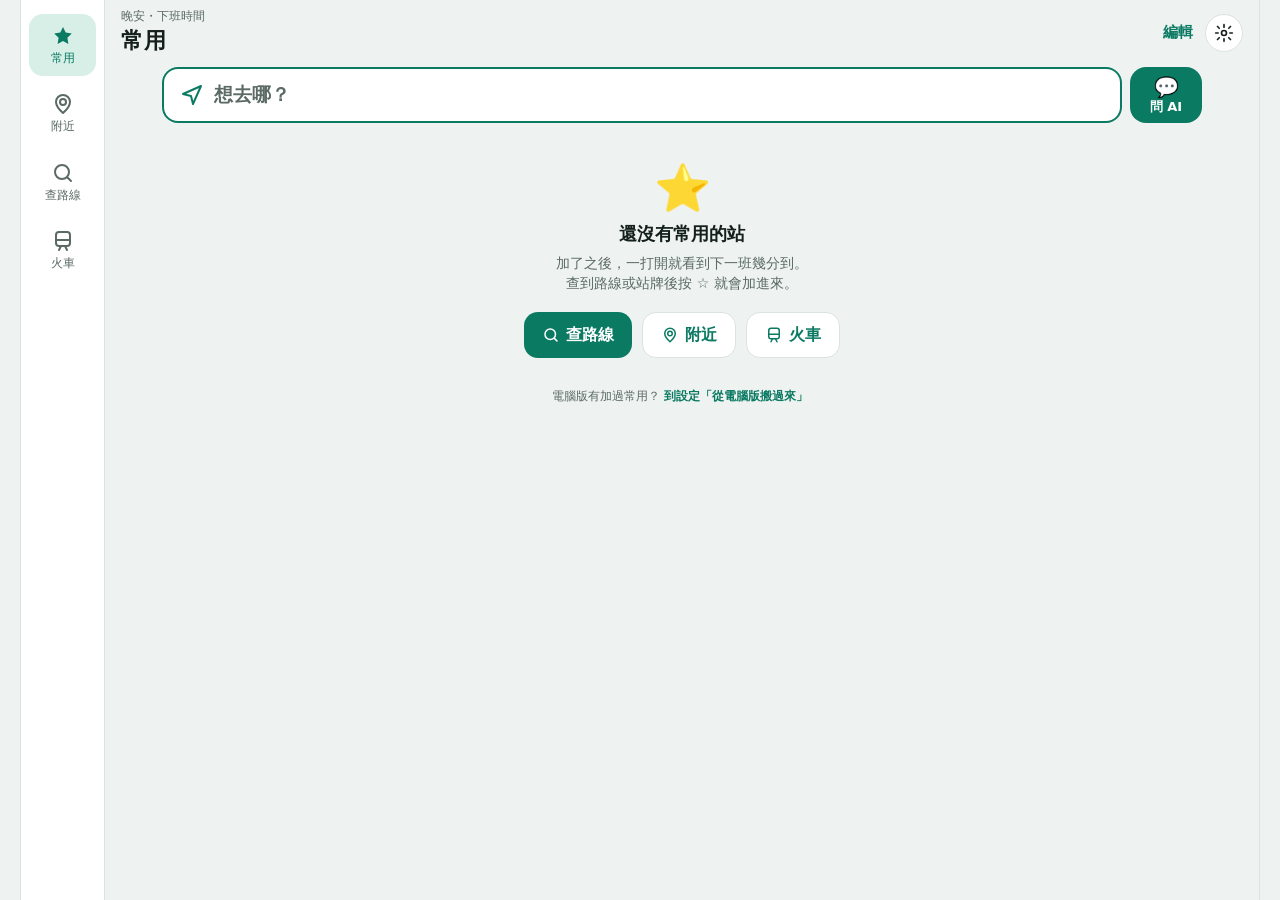
<file: app/index.html>
<!doctype html>
<html lang="zh-Hant-TW">
<head>
<meta charset="utf-8">
<meta name="viewport" content="width=device-width, initial-scale=1, viewport-fit=cover">
<meta name="color-scheme" content="light dark">
<meta name="theme-color" content="#0b7a63" media="(prefers-color-scheme: light)">
<meta name="theme-color" content="#0e1513" media="(prefers-color-scheme: dark)">
<meta name="referrer" content="no-referrer">
<title>公車</title>
<link rel="manifest" href="manifest.json">
<link rel="icon" href="icons/icon-192.png">
<link rel="preconnect" href="https://fonts.googleapis.com">
<link rel="stylesheet" href="https://fonts.googleapis.com/css2?family=Barlow+Condensed:wght@500;600;700&display=swap">
<link rel="stylesheet" href="ui.css">
<link rel="stylesheet" href="app.css">
<link rel="stylesheet" href="phone.css">
</head>
<body>
<!-- 公車手機版（2026-11-27 起）：程式放 GitHub Pages（公開），TDX 金鑰、常用站牌、家／公司只存在手機（localStorage）。
     1.4（2026-11-28）起畫面照電腦版（公車-plain\web）：ui.js、ui.css、app.css 是從電腦版複製來的，手機版自己加的樣式在 phone.css -->
<div class="app" id="app">
  <div class="screen base">
    <section class="pane" data-tab="fav" hidden>
      <header class="top"><div class="grow"><div class="sub" id="greet"></div><h1>常用<span id="beta" class="tag sm" hidden>測試版</span></h1></div>
        <button class="textbtn press" id="btn-edit">編輯</button>
        <button class="iconbtn press" id="btn-set" aria-label="設定"></button></header>
      <div class="scroll" id="fav-scroll"><div id="fav-body"></div></div>
    </section>
    <section class="pane" data-tab="near" hidden>
      <header class="top"><div class="grow"><div class="sub" id="near-sub">300 公尺內的站牌</div><h1>附近</h1></div></header>
      <div class="scroll" id="near-scroll"><div id="near-body"></div></div>
    </section>
    <section class="pane" data-tab="search" hidden>
      <header class="top"><div class="grow"><h1>查路線</h1></div></header>
      <div class="scroll" id="search-scroll"><div id="search-body"></div></div>
    </section>
    <section class="pane" data-tab="rail" hidden>
      <header class="top"><div class="grow"><h1>火車</h1></div></header>
      <div class="scroll" id="rail-scroll"><div id="pane-rail"></div></div>
    </section>
  </div>
</div>
<script src="ui.js"></script>
<script src="rail.js"></script>
<script src="trip.js"></script>
<script src="ai.js"></script>
<script src="remind.js"></script>
<script src="app.js"></script>
</body>
</html>
</file>
<file: app/ui.css>
/* 共用 App 外殼樣式（公車、生活助手、行事曆共用同一份）
   三份一模一樣：E:\程式相關\公車-plain\web\ui.css（公車）、E:\程式相關\網頁版-plain\web\ui.css（生活助手）、
   E:\程式相關\行事曆\web\ui.css（行事曆）——改一邊要複製到另外兩邊。
   照設計樣品 E:\影片專案\自動化工具\App設計樣品.html：上方標題列、中間可捲動內容、下方固定分頁列、
   推進新頁從右邊滑入、底部抽屜、toast、往下拉重新整理、淺色／深色。各 App 自己的東西寫在 app.css。 */
:root {
  --bg: #eef2f0;        /* 帶一點綠的淺灰底 */
  --surface: #ffffff;
  --surface2: #f6f8f7;
  --ink: #15201c;
  --muted: #5b6a64;
  --line: #dbe3df;
  --accent: #0b7a63;    /* 主色（公車綠） */
  --accent-ink: #ffffff;
  --accent-soft: #d8efe8;
  --led: #f2a20c;       /* 站牌 LED 琥珀色：快到了 */
  --hot: #d8413c;       /* 進站中、警告 */
  --ok: #2e7d32;
  --sheet-dim: rgba(10, 20, 16, .42);
  --font-body: "PingFang TC", "Noto Sans TC", "Microsoft JhengHei", system-ui, sans-serif;
  --font-num: "Barlow Condensed", "PingFang TC", "Noto Sans TC", system-ui, sans-serif;
  --r: 18px;
  --maxw: 560px;
  color-scheme: light;
}
@media (prefers-color-scheme: dark) {
  :root:not([data-theme="light"]) {
    --bg: #0e1513; --surface: #17211e; --surface2: #1d2925; --ink: #e8efec; --muted: #93a39c; --line: #26332e;
    --accent: #3ccaa6; --accent-ink: #062019; --accent-soft: #163a31; --led: #ffb938; --hot: #ff6b63; --ok: #6fcf7a;
    --sheet-dim: rgba(0,0,0,.6);
    color-scheme: dark;
  }
}
:root[data-theme="dark"] {
  --bg: #0e1513; --surface: #17211e; --surface2: #1d2925; --ink: #e8efec; --muted: #93a39c; --line: #26332e;
  --accent: #3ccaa6; --accent-ink: #062019; --accent-soft: #163a31; --led: #ffb938; --hot: #ff6b63; --ok: #6fcf7a;
  --sheet-dim: rgba(0,0,0,.6);
  color-scheme: dark;
}
* { box-sizing: border-box; }
html, body { height: 100%; margin: 0; }
body { background: var(--bg); color: var(--ink); font-family: var(--font-body); font-size: 15px; line-height: 1.45;
  -webkit-tap-highlight-color: transparent; -webkit-text-size-adjust: 100%; overflow: hidden; overscroll-behavior: none; }
button { font: inherit; color: inherit; border: 0; background: none; cursor: pointer; padding: 0; }
input, select, textarea { font: inherit; color: inherit; }
a { color: var(--accent); }
:focus-visible { outline: 2px solid var(--accent); outline-offset: 2px; }
[hidden] { display: none !important; }

/* 外殼：手機全螢幕；電腦上置中一欄 */
.app { position: fixed; inset: 0; margin: 0 auto; max-width: var(--maxw); overflow: hidden; background: var(--bg); }
@media (min-width: 700px) { .app { border-left: 1px solid var(--line); border-right: 1px solid var(--line); } }
.screen { position: absolute; inset: 0; display: flex; flex-direction: column; background: var(--bg); transition: transform .32s cubic-bezier(.2,.8,.2,1); }
.screen.push { transform: translateX(100%); box-shadow: -8px 0 30px rgba(0,0,0,.12); z-index: 5; }
.screen.push.in { transform: translateX(0); }
.screen.under { transform: translateX(-22%); }
.pane { position: absolute; top: 0; left: 0; right: 0; bottom: var(--tabs-h, 58px); display: flex; flex-direction: column; }

.top { flex: none; display: flex; align-items: center; gap: 8px; min-height: 52px;
  padding: calc(8px + env(safe-area-inset-top, 0px)) 16px 6px; }
.top h1 { margin: 0; font-size: 22px; font-weight: 900; letter-spacing: .5px; flex: 1; min-width: 0;
  white-space: nowrap; overflow: hidden; text-overflow: ellipsis; }
.top h1.center { text-align: center; font-size: 17px; font-weight: 700; }
.top .sub { font-size: 12px; color: var(--muted); font-weight: 500; }
.top .grow { flex: 1; min-width: 0; }
.back { display: flex; align-items: center; gap: 2px; color: var(--accent); font-weight: 500; padding: 6px 4px; margin-left: -6px; flex: none; }
.back svg { width: 22px; height: 22px; }
.iconbtn { width: 38px; height: 38px; border-radius: 50%; display: grid; place-items: center; background: var(--surface); border: 1px solid var(--line); flex: none; }
.iconbtn svg { width: 20px; height: 20px; }
.textbtn { color: var(--accent); font-weight: 700; padding: 8px 4px; flex: none; }

.scroll { flex: 1; overflow-y: auto; overscroll-behavior: contain; padding: 4px 16px 28px; -webkit-overflow-scrolling: touch; }
.ptr { height: 0; overflow: hidden; display: grid; place-items: center; color: var(--muted); font-size: 12px; transition: height .2s; }
.ptr.on { height: 40px; }
.ptr.pull { transition: none; }
.spin { width: 18px; height: 18px; border: 2px solid var(--line); border-top-color: var(--accent); border-radius: 50%;
  animation: sp .8s linear infinite; display: inline-block; vertical-align: middle; margin-right: 6px; }
@keyframes sp { to { transform: rotate(360deg); } }

/* 分頁列 */
.tabs { position: absolute; left: 0; right: 0; bottom: 0; z-index: 4; display: grid; grid-template-columns: repeat(var(--n), 1fr);
  background: var(--surface); border-top: 1px solid var(--line); padding-bottom: env(safe-area-inset-bottom, 0px); }
.tabs button { display: flex; flex-direction: column; align-items: center; gap: 2px; padding: 8px 0 7px; font-size: 11px; color: var(--muted); font-weight: 500; }
.tabs button svg { width: 24px; height: 24px; }
.tabs button[aria-selected="true"] { color: var(--accent); }

.press { transition: transform .12s; }
.press:active { transform: scale(.97); }

/* 卡片、清單、標籤 */
.card { background: var(--surface); border-radius: var(--r); padding: 14px; }
.list { display: flex; flex-direction: column; gap: 10px; }
.label { font-size: 12px; color: var(--muted); font-weight: 500; letter-spacing: .5px; margin: 18px 2px 8px; display: flex; justify-content: space-between; align-items: center; gap: 8px; }
.label a, .label button { color: var(--accent); font-size: 12px; text-decoration: none; font-weight: 700; }
.num { font-family: var(--font-num); font-variant-numeric: tabular-nums; }
.muted { color: var(--muted); }
.small { font-size: 12px; }
.cap { font-size: 12px; color: var(--muted); text-align: center; margin-top: 12px; }
.note { background: var(--surface); border-left: 4px solid var(--led); border-radius: 12px; padding: 10px 12px; font-size: 13px; margin: 8px 0; }
.note.bad { border-left-color: var(--hot); }
.row { display: flex; align-items: center; gap: 10px; }
.rowlink { display: grid; grid-template-columns: 1fr auto; gap: 10px; align-items: center; width: 100%; text-align: left; padding: 12px 0; border-bottom: 1px solid var(--line); }
.rowlink:last-child { border-bottom: 0; }
.rowlink .w b { display: block; font-weight: 700; } .rowlink .w span { font-size: 12px; color: var(--muted); }
.chev { color: var(--muted); }
.cardlist { background: var(--surface); border-radius: var(--r); padding: 2px 14px; }

/* 按鈕、輸入框 */
.btn { display: inline-flex; align-items: center; justify-content: center; gap: 6px; height: 46px; padding: 0 18px; border-radius: 14px;
  background: var(--accent); color: var(--accent-ink); font-weight: 700; font-size: 16px; }
.btn svg { width: 18px; height: 18px; flex: none; }
.btn { white-space: nowrap; }
.btn.block { width: 100%; }
.btn.ghost { background: var(--surface); color: var(--accent); border: 1px solid var(--line); }
.btn.danger { background: var(--surface); color: var(--hot); border: 1px solid var(--line); }
.btn:disabled { opacity: .45; }
.field { display: flex; align-items: center; gap: 8px; background: var(--surface); border: 1px solid var(--line); border-radius: 14px; padding: 0 12px; height: 46px; }
.field input { flex: 1; min-width: 0; border: 0; background: none; outline: none; font-size: 16px; height: 100%; }
.field svg { width: 20px; height: 20px; color: var(--muted); flex: none; }

/* 分段切換、膠囊、開關 */
.seg { display: flex; background: var(--surface); border: 1px solid var(--line); border-radius: 12px; padding: 3px; gap: 2px; }
.seg button { flex: 1; padding: 7px 6px; border-radius: 9px; font-size: 14px; font-weight: 700; color: var(--muted); }
.seg button[aria-pressed="true"] { background: var(--accent); color: var(--accent-ink); }
.chips { display: flex; gap: 8px; flex-wrap: wrap; }
.chips.scrollx { flex-wrap: nowrap; overflow-x: auto; scrollbar-width: none; padding-bottom: 2px; }
.chips.scrollx::-webkit-scrollbar { display: none; }
.chip { padding: 7px 14px; border-radius: 999px; background: var(--surface); border: 1px solid var(--line); font-size: 14px; font-weight: 500; white-space: nowrap; flex: none; }
.chip[aria-pressed="true"] { background: var(--accent-soft); border-color: var(--accent); color: var(--accent); }
.switch { width: 50px; height: 30px; border-radius: 999px; background: var(--line); position: relative; flex: none; transition: background .2s; }
.switch::after { content: ""; position: absolute; top: 3px; left: 3px; width: 24px; height: 24px; border-radius: 50%; background: #fff; box-shadow: 0 1px 3px rgba(0,0,0,.25); transition: transform .2s; }
.switch[aria-checked="true"] { background: var(--accent); }
.switch[aria-checked="true"]::after { transform: translateX(20px); }

/* 方塊選擇（車站、縣市…） */
.tiles { display: grid; grid-template-columns: repeat(auto-fill, minmax(92px, 1fr)); gap: 8px; }
.tile { min-height: 44px; padding: 8px 6px; border-radius: 12px; background: var(--surface2); border: 1px solid var(--line); font-weight: 700; font-size: 15px; text-align: center; }
.tile[aria-pressed="true"] { background: var(--accent); color: var(--accent-ink); border-color: var(--accent); }
.grouph { font-size: 12px; color: var(--muted); font-weight: 700; margin: 14px 2px 8px; }

/* 空畫面、骨架 */
.empty { text-align: center; padding: 34px 12px 10px; }
.empty .big { font-size: 46px; line-height: 1; margin-bottom: 10px; }
.empty b { display: block; font-size: 18px; margin-bottom: 6px; }
.empty p { color: var(--muted); font-size: 14px; margin: 0 0 18px; }
.empty .btns { display: flex; gap: 10px; justify-content: center; flex-wrap: wrap; }
.skel { background: linear-gradient(90deg, var(--surface) 25%, var(--surface2) 50%, var(--surface) 75%); background-size: 200% 100%; animation: sk 1.2s infinite; border-radius: var(--r); min-height: 68px; }
@keyframes sk { to { background-position: -200% 0; } }

/* 底部抽屜 */
.dim { position: absolute; inset: 0; background: var(--sheet-dim); opacity: 0; pointer-events: none; transition: opacity .25s; z-index: 20; }
.dim.on { opacity: 1; pointer-events: auto; }
.sheet { position: absolute; left: 0; right: 0; bottom: 0; max-height: 88%; display: flex; flex-direction: column; background: var(--surface);
  border-radius: 22px 22px 0 0; padding: 8px 16px calc(14px + env(safe-area-inset-bottom, 0px)); transform: translateY(105%);
  transition: transform .3s cubic-bezier(.2,.8,.2,1); z-index: 21; }
.sheet.on { transform: translateY(0); }
.sheet .grab { width: 40px; height: 5px; border-radius: 3px; background: var(--line); margin: 0 auto 10px; flex: none; }
.sheet .sh-title { font-size: 17px; font-weight: 900; margin: 0 2px 10px; flex: none; display: flex; justify-content: space-between; align-items: center; }
.sheet .sh-body { overflow-y: auto; overscroll-behavior: contain; flex: 1; min-height: 0; padding-bottom: 6px; }
.sheet .tile { background: var(--bg); }
.sheet .tile[aria-pressed="true"] { background: var(--accent); }

.toast { position: absolute; left: 50%; bottom: calc(84px + env(safe-area-inset-bottom, 0px)); transform: translate(-50%, 20px); background: var(--ink); color: var(--bg);
  padding: 10px 16px; border-radius: 999px; font-size: 14px; font-weight: 500; opacity: 0; transition: .25s; z-index: 30; pointer-events: none;
  max-width: calc(100% - 32px); text-align: center; }
.toast.on { opacity: 1; transform: translate(-50%, 0); }

/* 大螢幕（2026-11-20，Fold8 打開約 900 寬、電腦；闔起來 ≤719 寬維持上面的一欄）：
   分頁列改成左側直排；推進頁開在右邊（左邊清單約 40%、右邊詳細，ui.js 加 .split）；
   沒開詳細頁時內容置中、限制最大寬度，.list 夠寬就排兩欄（container query：右邊詳細那欄比較窄，自動維持一欄）。 */
@media (min-width: 720px) {
  :root { --maxw: 1240px; --rail: 84px; }
  .tabs { top: 0; right: auto; width: var(--rail); display: flex; flex-direction: column; justify-content: flex-start; gap: 6px;
    padding: calc(14px + env(safe-area-inset-top, 0px)) 0 calc(14px + env(safe-area-inset-bottom, 0px)); border-top: 0; border-right: 1px solid var(--line); }
  .tabs button { padding: 10px 0 9px; font-size: 12px; border-radius: 14px; margin: 0 8px; }
  .tabs button[aria-selected="true"] { background: var(--accent-soft); }
  .pane { left: var(--rail); bottom: 0; }
  .screen.base { transition: right .28s cubic-bezier(.2,.8,.2,1); }
  .app.split .screen.base { right: calc((100% - var(--rail)) * .6); }
  .screen.under { transform: none; }
  .screen.push { left: calc(var(--rail) + (100% - var(--rail)) * .4); transform: translateX(28px); opacity: 0; box-shadow: none;
    border-left: 1px solid var(--line); transition: transform .26s cubic-bezier(.2,.8,.2,1), opacity .2s; }
  .screen.push.in { transform: none; opacity: 1; }
  .screen.push.under { visibility: hidden; }
  .scroll { container-type: inline-size; }
  .screen.base .scroll { padding-left: max(16px, calc((100% - 1040px) / 2)); padding-right: max(16px, calc((100% - 1040px) / 2)); }
  .sheet { left: 50%; right: auto; width: min(560px, 100%); transform: translate(-50%, 105%); }
  .sheet.on { transform: translate(-50%, 0); }
}
@container (min-width: 620px) {
  .list { display: grid; grid-template-columns: repeat(2, minmax(0, 1fr)); align-items: start; }
  .scroll .list > *:nth-child(n) { margin-top: 0; }   /* 間距交給 gap（app.css 的 .card + .card 會讓右欄往下偏） */
}

@media (prefers-reduced-motion: reduce) { * { transition: none !important; animation: none !important; } }
</file>
<file: app/app.css>
/* 公車 App 自己的樣式（共用外殼在 ui.css）。照設計樣品的「公車」部分。 */

/* 最上面的大卡片：第一個公車的下一班＋白話建議 */
.hint { background: var(--accent); color: #fff; border-radius: var(--r); padding: 14px 16px; display: flex; gap: 12px; align-items: center; width: 100%; text-align: left; }
:root[data-theme="dark"] .hint { color: var(--accent-ink); }
@media (prefers-color-scheme: dark) { :root:not([data-theme="light"]) .hint { color: var(--accent-ink); } }
.hint .big { font-family: var(--font-num); font-size: 44px; line-height: .9; font-weight: 700; flex: none; min-width: 54px; text-align: center; }
.hint .big small { font-size: 16px; font-family: var(--font-body); font-weight: 700; margin-left: 2px; }
.hint .big.word { font-family: var(--font-body); font-size: 20px; font-weight: 900; line-height: 1.1; }
.hint p { margin: 0; font-size: 13px; line-height: 1.5; opacity: .95; }
.hint b { font-size: 15px; }

/* 常用卡片 */
.fav { display: grid; grid-template-columns: auto 1fr auto; gap: 12px; align-items: center; text-align: left; width: 100%; }
.badge { min-width: 52px; max-width: 92px; height: 40px; padding: 0 8px; border-radius: 10px; display: grid; place-items: center; font-weight: 900; font-size: 15px;
  color: #fff; background: #0b7a63; letter-spacing: .5px; white-space: nowrap; overflow: hidden; text-overflow: ellipsis; flex: none; }
.badge.sm { min-width: 44px; height: 30px; font-size: 13px; border-radius: 8px; padding: 0 6px; }
.badge.lg { height: 48px; font-size: 17px; }
.badge.red { background: #c2413a; } .badge.blue { background: #2f63b8; } .badge.tra { background: #3a4b8f; } .badge.hsr { background: #c4511a; }
.badge.bike { background: #e0a400; color: #2a2000; } .badge.orange { background: #d9730d; } .badge.brown { background: #8a5a2b; }
.badge.yellow { background: #e0b400; color: #2a2000; } .badge.metro { background: #6a4bb5; }
.fav .who { min-width: 0; }
.fav .who b { display: block; font-size: 16px; white-space: nowrap; overflow: hidden; text-overflow: ellipsis; }
.fav .who span { font-size: 12px; color: var(--muted); display: block; white-space: nowrap; overflow: hidden; text-overflow: ellipsis; }
.eta { text-align: right; min-width: 56px; }
.eta .n { font-family: var(--font-num); font-size: 34px; font-weight: 700; line-height: 1; white-space: nowrap; }
.eta .n small { font-family: var(--font-body); font-size: 13px; font-weight: 700; margin-left: 1px; }
.eta .then { font-size: 11px; color: var(--muted); white-space: nowrap; }
.eta.soon .n { color: var(--led); }
.eta.now .n { color: var(--hot); font-size: 22px; font-family: var(--font-body); font-weight: 900; animation: blink 1.4s infinite; }
.eta.off .n { color: var(--muted); font-size: 15px; font-family: var(--font-body); font-weight: 700; }
.eta.sm .n { font-size: 26px; } .eta.sm.now .n, .eta.sm.off .n { font-size: 14px; }
@keyframes blink { 50% { opacity: .45; } }
.stale .eta .n { opacity: .55; }
.upd { font-size: 12px; color: var(--muted); text-align: center; margin-top: 12px; }
.ok-t { color: var(--ok); font-weight: 700; } .bad-t { color: var(--hot); font-weight: 700; }

/* 站牌時間軸 */
.line { position: relative; padding-left: 34px; }
.line::before { content: ""; position: absolute; left: 14px; top: 10px; bottom: 10px; width: 4px; border-radius: 2px; background: var(--accent-soft); }
.stop { position: relative; display: flex; justify-content: space-between; align-items: center; gap: 10px; padding: 11px 0; border-bottom: 1px solid var(--line); width: 100%; text-align: left; }
.stop:last-child { border-bottom: 0; }
.stop::before { content: ""; position: absolute; left: -25px; width: 10px; height: 10px; border-radius: 50%; background: var(--surface); border: 3px solid var(--accent); }
.stop.mine { font-weight: 700; }
.stop.mine::before { width: 14px; height: 14px; left: -27px; background: var(--accent); }
.stop.past { color: var(--muted); }
.stop .e { font-size: 13px; color: var(--muted); white-space: nowrap; flex: none; }
.stop .e.soon { color: var(--led); font-weight: 700; } .stop .e.now { color: var(--hot); font-weight: 700; }
.stop .nm small { color: var(--muted); font-weight: 400; font-size: 12px; margin-left: 4px; }
.busm { position: absolute; left: -33px; width: 26px; height: 26px; border-radius: 8px; background: var(--hot); color: #fff; display: grid; place-items: center; font-size: 11px; font-weight: 900; z-index: 1; box-shadow: 0 2px 6px rgba(0,0,0,.25); }
.busm.guess { opacity: .75; }

/* 路線詳細頁的標題區 */
.rhead { display: flex; gap: 12px; align-items: center; margin: 0 2px 12px; }
.rhead .t { font-size: 20px; font-weight: 900; line-height: 1.25; }
.rhead .s { font-size: 12px; color: var(--muted); }

/* 站牌／附近的路線列 */
.rrow { display: grid; grid-template-columns: auto 1fr auto auto; gap: 10px; align-items: center; padding: 10px 0; border-bottom: 1px solid var(--line); width: 100%; text-align: left; }
.rrow:last-child { border-bottom: 0; }
.rrow .w { min-width: 0; } .rrow .w b { display: block; font-size: 15px; white-space: nowrap; overflow: hidden; text-overflow: ellipsis; }
.rrow .w span { font-size: 11px; color: var(--muted); display: block; white-space: nowrap; overflow: hidden; text-overflow: ellipsis; }
.starbtn { width: 36px; height: 36px; display: grid; place-items: center; color: var(--muted); }
.starbtn svg { width: 22px; height: 22px; }
.starbtn.on { color: var(--led); }
.stopcard { width: 100%; text-align: left; }
.stopcard .h { display: flex; justify-content: space-between; align-items: baseline; gap: 8px; margin-bottom: 4px; }
.stopcard .h b { font-size: 16px; } .stopcard .h span { font-size: 12px; color: var(--muted); white-space: nowrap; }
.mini { display: flex; justify-content: space-between; align-items: center; gap: 8px; padding: 5px 0; font-size: 14px; }
.mini .l { display: flex; align-items: center; gap: 8px; min-width: 0; } .mini .l span:not(.badge) { white-space: nowrap; overflow: hidden; text-overflow: ellipsis; color: var(--muted); font-size: 13px; }
.mini .r { font-weight: 700; white-space: nowrap; } .mini .r.soon { color: var(--led); } .mini .r.now { color: var(--hot); } .mini .r.off { color: var(--muted); font-weight: 500; font-size: 13px; }

/* YouBike */
.bk { display: grid; grid-template-columns: 1fr auto; gap: 4px 10px; align-items: center; }
.bk .w b { display: block; } .bk .w span { font-size: 12px; color: var(--muted); }
.bkn { display: flex; gap: 12px; font-size: 13px; color: var(--muted); grid-column: 1 / -1; flex-wrap: wrap; }
.bkn b { font-family: var(--font-num); font-size: 20px; color: var(--ink); margin-left: 2px; }
.bkbar { grid-column: 1 / -1; height: 8px; border-radius: 4px; background: var(--line); overflow: hidden; display: flex; }
.bkbar i { display: block; height: 100%; }

/* 火車 */
.pickrow { display: grid; grid-template-columns: 1fr auto 1fr; gap: 8px; align-items: stretch; }
.pickbtn { background: var(--surface); border: 1px solid var(--line); border-radius: 14px; padding: 8px 12px; text-align: left; min-height: 58px; width: 100%; min-width: 0; }
.pickbtn span { display: block; font-size: 11px; color: var(--muted); }
.pickbtn b { display: block; font-size: 19px; font-weight: 900; white-space: nowrap; overflow: hidden; text-overflow: ellipsis; }
.swapbtn { width: 40px; display: grid; place-items: center; color: var(--accent); }
.swapbtn svg { width: 22px; height: 22px; }
.chip input { border: 0; background: none; font-size: 14px; padding: 0; width: auto; color: inherit; }
.trow { display: grid; grid-template-columns: 1fr auto; gap: 4px 10px; align-items: center; width: 100%; text-align: left; padding: 11px 0; border-bottom: 1px solid var(--line); }
.trow:last-child { border-bottom: 0; }
.trow .tm { font-family: var(--font-num); font-size: 24px; font-weight: 700; line-height: 1.05; }
.trow .tm small { font-family: var(--font-body); font-size: 12px; color: var(--muted); font-weight: 500; margin: 0 4px; }
.trow .s { font-size: 12px; color: var(--muted); }
.ttag { display: inline-block; padding: 1px 7px; border-radius: 6px; font-size: 12px; font-weight: 700; margin-right: 6px; background: var(--surface2); }
.trow .r { text-align: right; } .trow .r b { font-family: var(--font-num); font-size: 22px; } .trow .r b small { font-family: var(--font-body); font-size: 12px; }
.trow .r .soon { color: var(--led); }

/* 路線規劃 */
.plan { display: flex; flex-direction: column; gap: 4px; }
.plan .tm { font-family: var(--font-num); font-size: 26px; font-weight: 700; }
.plan .s { font-size: 12px; color: var(--muted); }
.leg { display: grid; grid-template-columns: 74px 1fr; gap: 8px; padding: 7px 0; border-top: 1px dashed var(--line); font-size: 14px; }
.leg .lt { font-family: var(--font-num); font-weight: 600; color: var(--muted); }
.leg.mute { color: var(--muted); font-size: 13px; }
.leg .lb b { display: block; } .leg .lb span { font-size: 12px; color: var(--muted); }
.tag { display: inline-block; padding: 2px 8px; border-radius: 999px; background: var(--accent-soft); color: var(--accent); font-size: 12px; font-weight: 700; margin-bottom: 4px; align-self: flex-start; }

/* 編輯常用 */
.erow { display: grid; grid-template-columns: auto 1fr auto; gap: 10px; align-items: center; padding: 10px 0; border-bottom: 1px solid var(--line); background: var(--surface); }
.erow:last-child { border-bottom: 0; }
.erow.drag { position: relative; z-index: 3; box-shadow: 0 8px 22px rgba(0,0,0,.18); border-radius: 12px; }
.erow .grip { width: 30px; height: 40px; display: grid; place-items: center; color: var(--muted); touch-action: none; cursor: grab; }
.erow .grip svg { width: 20px; height: 20px; }
.erow .mid { min-width: 0; display: flex; flex-direction: column; gap: 6px; }
.erow input.nm { width: 100%; border: 1px solid var(--line); border-radius: 10px; padding: 7px 10px; background: var(--bg); font-size: 15px; }
.erow .sub { font-size: 12px; color: var(--muted); white-space: nowrap; overflow: hidden; text-overflow: ellipsis; }
.erow .acts { display: flex; flex-direction: column; gap: 4px; }
.erow .acts button { width: 34px; height: 30px; border-radius: 8px; display: grid; place-items: center; background: var(--bg); }
.erow .acts button svg { width: 18px; height: 18px; }
.erow .acts .del { color: var(--hot); }
.stepper { display: inline-flex; align-items: center; gap: 4px; font-size: 13px; color: var(--muted); }
.stepper button { width: 30px; height: 28px; border-radius: 8px; background: var(--bg); font-weight: 900; font-size: 16px; color: var(--ink); }
.stepper b { min-width: 22px; text-align: center; color: var(--ink); font-family: var(--font-num); font-size: 18px; }

/* 設定 */
.setrow { display: flex; align-items: center; justify-content: space-between; gap: 12px; padding: 13px 0; border-bottom: 1px solid var(--line); width: 100%; text-align: left; }
.setrow:last-child { border-bottom: 0; }
.setrow .w { min-width: 0; } .setrow .w b { display: block; font-weight: 700; } .setrow .w span { font-size: 12px; color: var(--muted); }
.setrow .v { color: var(--muted); font-size: 14px; display: flex; align-items: center; gap: 4px; white-space: nowrap; max-width: 55%; overflow: hidden; text-overflow: ellipsis; }
.setrow .v svg { width: 16px; height: 16px; flex: none; }

/* 2026-11-12 使用者截圖：「其他 202」——日期／時間輸入框塞在方塊裡只露出一截。
   改成輸入框透明蓋滿整個方塊：點方塊就跳出 iPhone 原生的日期／時間選擇器，方塊上顯示選好的值 */
.chip.pick { position: relative; overflow: hidden; }
.chip.pick input { position: absolute; inset: 0; width: 100%; height: 100%; opacity: 0; border: 0; padding: 0; margin: 0; cursor: pointer; font-size: 16px; }

/* 🔔 快到時提醒我（第 5 批） */
.card.alarm { display: flex; align-items: center; justify-content: space-between; gap: 12px; padding: 12px 14px; margin-top: 10px; }
.alarm .t { min-width: 0; } .alarm .t b { display: block; } .alarm .t span { display: block; font-size: 12px; color: var(--muted); }
.remopt { margin: 4px 2px 0; }
.remlab { font-size: 12px; font-weight: 700; color: var(--muted); margin: 12px 0 6px; }
.tiles.two { grid-template-columns: 1fr 1fr; } .tiles.six { grid-template-columns: repeat(6, 1fr); }
.tiles.six .tile { padding: 8px 0; min-height: 40px; }
svg.bell { width: 14px; height: 14px; vertical-align: -2px; margin-left: 5px; color: var(--accent); }
.remchip { margin-top: 6px; font-size: 12px; padding: 4px 10px; max-width: 100%; overflow: hidden; text-overflow: ellipsis; white-space: nowrap; }
.remchip svg { width: 13px; height: 13px; vertical-align: -2px; margin-right: 3px; }
.remrow .w { flex: 1; } .remrow .badge { flex: none; } .remrow .iconbtn { flex: none; }
.card.fav { -webkit-touch-callout: none; -webkit-user-select: none; user-select: none; }

/* 🧭 想去哪？（第 6 批，2026-11-20） */
.where { display: flex; align-items: center; gap: 10px; width: 100%; background: var(--surface); border: 2px solid var(--accent); border-radius: 16px;
  padding: 0 16px; height: 56px; font-size: 19px; font-weight: 900; color: var(--muted); text-align: left; margin-bottom: 8px; }
.where svg { width: 24px; height: 24px; color: var(--accent); flex: none; }
.whererec { margin: 0 0 12px; }
.whererec .chip { font-size: 13px; padding: 6px 12px; }
.field.where-in { height: 52px; border: 2px solid var(--accent); }
.fromrow { display: flex; align-items: center; gap: 8px; margin: 10px 0 4px; }
.fromrow .lab { font-size: 13px; color: var(--muted); font-weight: 700; flex: none; }
.fromrow .chips { flex: 1; min-width: 0; }
.fromrow .chip { font-size: 13px; padding: 6px 11px; }
.rowlink.place .d { font-size: 13px; color: var(--muted); white-space: nowrap; font-family: var(--font-num); font-weight: 600; }
.rowlink.place .w { min-width: 0; }
.tag.sm { font-size: 11px; padding: 1px 7px; margin: 0 0 0 6px; vertical-align: 2px; }
.tripto { font-size: 13px; color: var(--muted); margin: 6px 2px 10px; line-height: 1.5; }
.tripto b { color: var(--ink); }
.card.trip { display: flex; flex-direction: column; gap: 5px; }
.trip .tags { display: flex; gap: 6px; flex-wrap: wrap; }
.trip .tags .tag { margin: 0; }
.trip .go { display: flex; align-items: baseline; gap: 6px 12px; flex-wrap: wrap; }
.trip .go .big { font-size: 20px; font-weight: 900; }
.trip .go .big b { font-family: var(--font-num); font-size: 42px; color: var(--accent); margin: 0 4px; line-height: 1; }
.trip .go .big.now { color: var(--hot); animation: blink 1.4s infinite; }
.trip .go .big.late { color: var(--muted); font-size: 17px; }
.trip .go .at { font-size: 13px; color: var(--muted); }
.trip .fb { font-size: 14px; line-height: 1.5; }
.trip .fb b.led { color: var(--led); } .trip .fb b.hot { color: var(--hot); }
.tagl { display: inline-block; margin-left: 6px; font-size: 11px; padding: 0 6px; border-radius: 6px; background: var(--accent-soft); color: var(--accent); font-weight: 700; vertical-align: 1px; }
.trip .tm { font-size: 15px; } .trip .tm b { font-family: var(--font-num); font-size: 20px; }
.trip .s { font-size: 12px; color: var(--muted); }
.card details summary { font-size: 13px; color: var(--accent); font-weight: 700; cursor: pointer; padding: 4px 0; }
.card .acts { display: flex; gap: 8px; flex-wrap: wrap; margin-top: 4px; }
.btn.sm { height: 38px; padding: 0 12px; font-size: 14px; border-radius: 12px; text-decoration: none; }
.btn[aria-pressed="true"] { background: var(--accent-soft); color: var(--accent); border-color: var(--accent); }
.card.alt { display: flex; flex-direction: column; gap: 6px; }
.card.alt.main { border: 2px solid var(--accent); }
.alt .ah { display: flex; gap: 10px; align-items: center; }
.alt .ai { font-size: 26px; line-height: 1; flex: none; width: 34px; text-align: center; }
.alt .ah b { display: block; font-size: 16px; } .alt .ah span { display: block; font-size: 12px; color: var(--muted); }
.alt .mini { font-size: 13px; padding: 3px 0; }
.alt .mini .l span { color: var(--ink); font-size: 13px; }

/* 💬 問 AI（第 7 批，2026-11-20） */
.whererow { display: flex; gap: 8px; margin-bottom: 8px; }
.whererow .where { flex: 1; min-width: 0; margin: 0; }
.askai { flex: none; width: 72px; height: 56px; border-radius: 16px; background: var(--accent); color: var(--accent-ink); font-size: 20px; line-height: 1.05;
  display: flex; flex-direction: column; align-items: center; justify-content: center; gap: 2px; border: 0; }
.askai span { font-size: 13px; font-weight: 900; }
.askline { display: block; margin: 8px 2px 0; font-size: 13px; text-align: left; }
.scroll.chat { padding-bottom: 16px; }
.aihint { font-size: 12px; color: var(--muted); background: var(--surface2); border: 1px solid var(--line); border-radius: 12px; padding: 8px 10px; margin: 6px 0 10px; line-height: 1.5; }
.sugg { flex-wrap: wrap; gap: 8px; margin: 8px 0 12px; }
.sugg .chip { white-space: normal; text-align: left; }
.msg { display: flex; flex-direction: column; margin: 10px 0; }
.msg.me { align-items: flex-end; }
.msg .bub { max-width: 86%; padding: 10px 13px; border-radius: 18px; font-size: 15px; line-height: 1.55; overflow-wrap: anywhere; }
.msg.me .bub { background: var(--accent); color: var(--accent-ink); border-bottom-right-radius: 6px; }
.msg.ai .bub { background: var(--surface); border: 1px solid var(--line); border-bottom-left-radius: 6px; align-self: flex-start; }
.msg.ai .bub.wait { color: var(--muted); font-size: 14px; }
.msg.ai .bub.err { border-left: 4px solid var(--hot); }
.msg.ai .bub.lim { border-left: 4px solid var(--led); }
.aicard { background: var(--surface); border: 1px solid var(--line); border-radius: 14px; padding: 8px 12px; margin-top: 6px; max-width: 94%; }
.aicard .t { font-size: 12px; color: var(--muted); font-weight: 700; margin-bottom: 2px; }
.aicard .pr { padding: 6px 0; border-top: 1px dashed var(--line); }
.aicard .pr:first-of-type { border-top: 0; }
.aicard .tags { display: flex; gap: 4px; flex-wrap: wrap; } .aicard .tags .tag { margin: 0; font-size: 11px; padding: 1px 7px; }
.aicard .tm { font-size: 14px; margin-top: 2px; } .aicard .tm b { font-family: var(--font-num); font-size: 19px; }
.aicard .tm .in { margin-left: 8px; font-size: 12px; color: var(--accent); font-weight: 700; } .aicard .tm .in.late { color: var(--muted); }
.aicard .sm { font-size: 13px; } .aicard .muted { color: var(--muted); font-size: 12px; }
.aicard .br { display: flex; justify-content: space-between; gap: 10px; padding: 6px 0; border-top: 1px dashed var(--line); }
.aicard .br:first-of-type { border-top: 0; }
.aicard .br .l { min-width: 0; } .aicard .br .l b { display: block; font-size: 14px; } .aicard .br .l span { font-size: 12px; color: var(--muted); }
.aicard .br .r { flex: none; text-align: right; font-weight: 900; color: var(--led); font-size: 15px; }
.aicard .br .r small { display: block; font-size: 12px; color: var(--muted); font-weight: 500; }
.aibtns { display: flex; flex-wrap: wrap; gap: 6px; margin-top: 6px; max-width: 94%; }
.aibtns .btn small { display: block; font-size: 11px; color: var(--muted); font-weight: 500; overflow: hidden; text-overflow: ellipsis; max-width: 220px; }
.aibtns .btn.pick { height: auto; min-height: 38px; padding: 5px 12px; flex-direction: column; align-items: flex-start; gap: 0; text-align: left; white-space: normal; }
.chatbar { flex: none; display: flex; gap: 8px; padding: 8px 12px calc(8px + env(safe-area-inset-bottom)); background: var(--surface); border-top: 1px solid var(--line); }
.chatbar input { flex: 1; min-width: 0; height: 44px; border: 1px solid var(--line); border-radius: 22px; padding: 0 14px; font-size: 16px; background: var(--surface2); color: var(--ink); outline: none; }
.chatbar input:focus { border-color: var(--accent); }
.chatbar .btn { height: 44px; border-radius: 22px; }
</file>
<file: app/phone.css>
/* 手機版自己加的樣式（ui.css、app.css 是從電腦版複製的，不要改那兩份；要改的寫在這裡蓋過去） */
:root { --flag: #fff1b8; --flag-line: #e3b505; }
@media (prefers-color-scheme: dark) { :root:not([data-theme="light"]) { --flag: #3d3306; --flag-line: #8a6d00; } }
:root[data-theme="dark"] { --flag: #3d3306; --flag-line: #8a6d00; }
.top h1 .tag.sm { vertical-align: 4px; }
.btns { display: flex; flex-wrap: wrap; gap: 8px; margin-top: 10px; }
.cardlist .field { margin: 6px 0; }
.setrow .field { height: 42px; }
.setrow.col { flex-direction: column; align-items: stretch; gap: 6px; }

/* 撞到上限倒數（TDX／Gemini 429） */
.note.wait { display: flex; align-items: center; justify-content: space-between; gap: 10px; }
.note.wait b { font-family: var(--font-num); font-size: 20px; color: var(--led); }
.note.wait .textbtn { padding: 4px 2px; }

/* 查路線：縣市＋號碼 */
.srow { display: flex; gap: 8px; }
.srow .citybtn { flex: none; height: 46px; padding: 0 14px; border-radius: 14px; background: var(--surface); border: 1px solid var(--line); font-weight: 700; display: flex; align-items: center; gap: 4px; }
.srow .citybtn svg { width: 16px; height: 16px; color: var(--muted); }
.srow .field { flex: 1; min-width: 0; }
.stop.hl { background: var(--flag); border-radius: 8px; padding-left: 6px; padding-right: 6px; }
.stop .e.off { color: var(--muted); }

/* 站牌頁：路線列包在 display:contents 的按鈕裡，按鈕預設置中會傳下來，改回靠左 */
.rrow .w { text-align: left; }

/* 快到提醒：選中的那一班 */
#remind-box .rowlink.on { background: var(--accent-soft); border-radius: 12px; padding-left: 8px; padding-right: 8px; }
svg.sel { width: 22px; height: 22px; color: var(--accent); }
</file>
